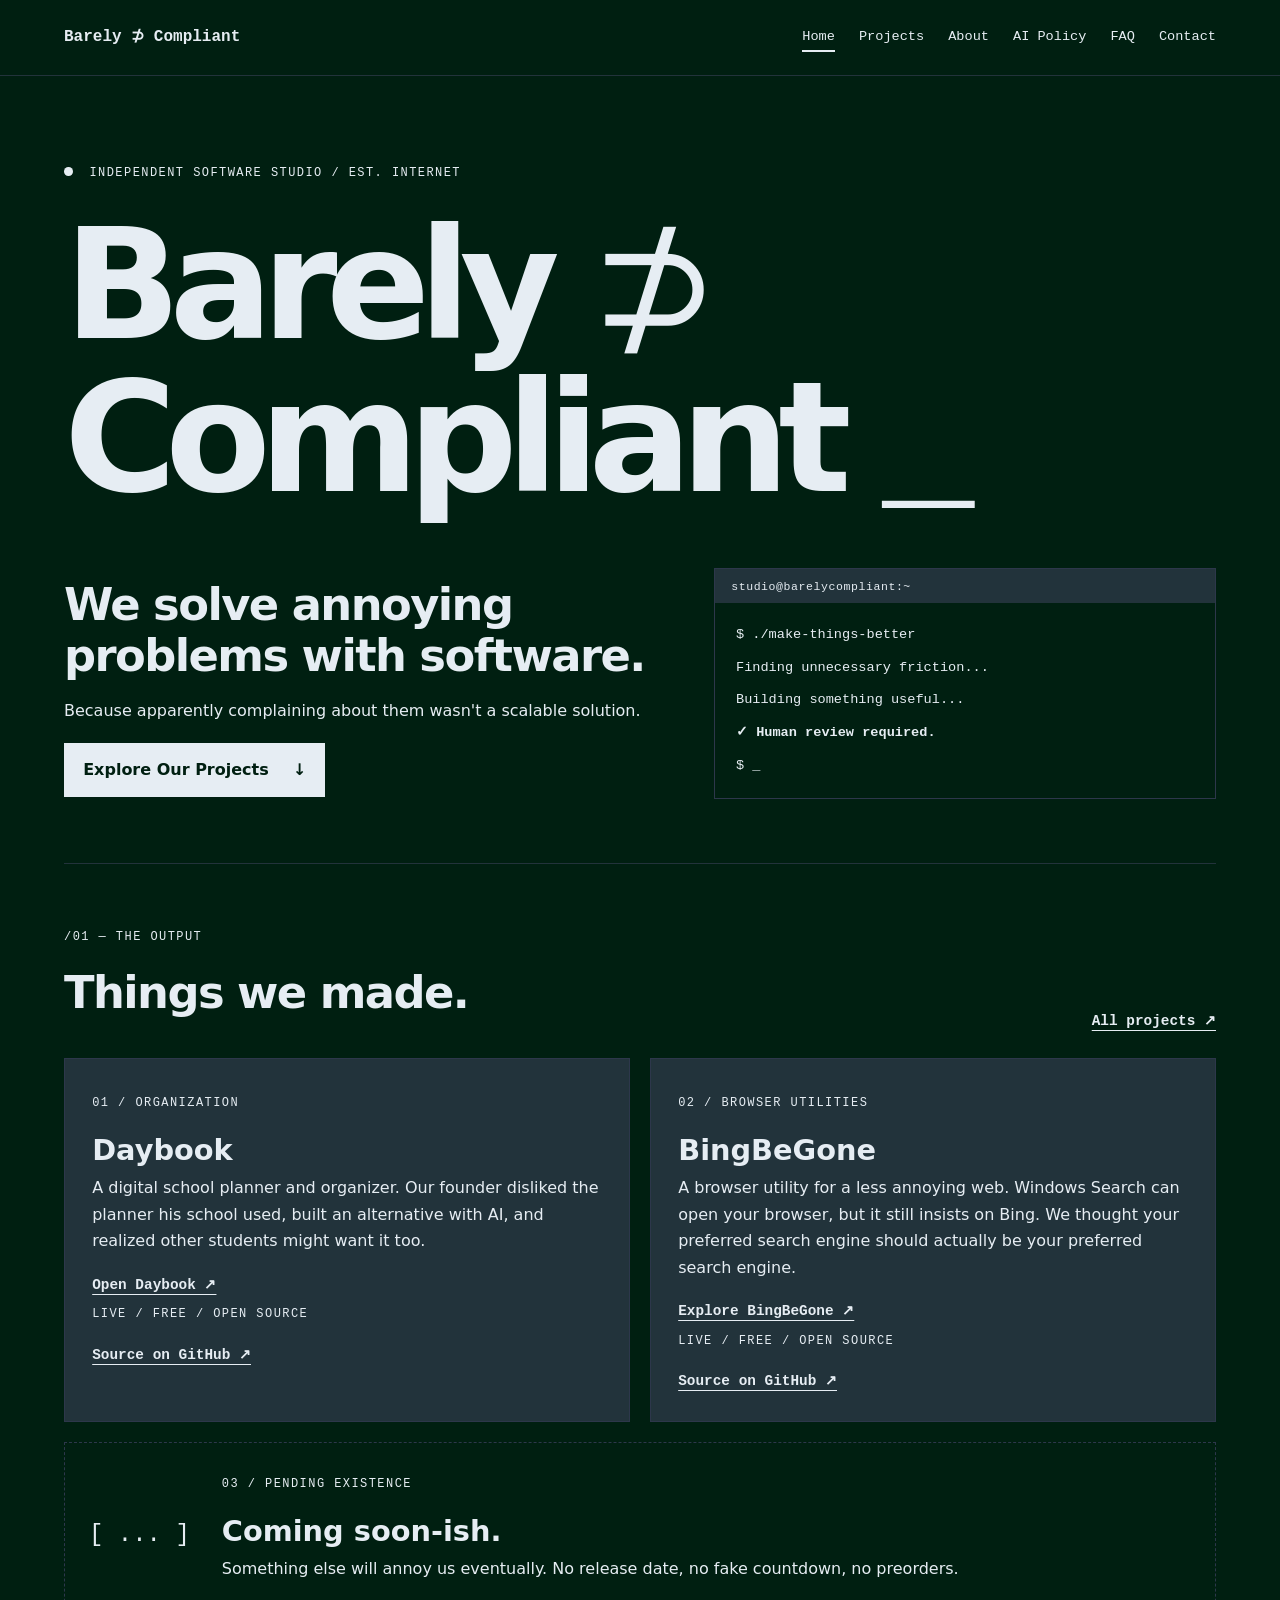
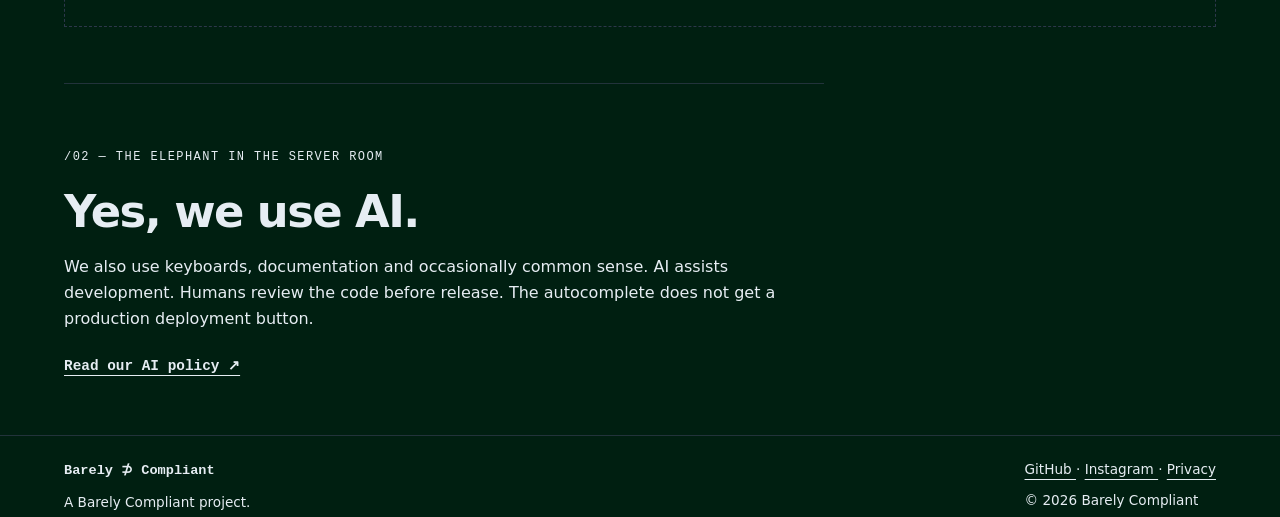
<file: index.html>
<!DOCTYPE html>
<html lang="en">
 <head>
  <meta charset="utf-8"/>
  <meta content="width=device-width, initial-scale=1" name="viewport"/>
  <meta content="Independent software studio building practical tools for everyday annoyances." name="description"/>
  <meta content="#001f11" name="theme-color"/>
  <meta content="Software for annoying problems | Barely Compliant" property="og:title"/>
  <meta content="Independent software studio building practical tools for everyday annoyances." property="og:description"/>
  <meta content="website" property="og:type"/>
  <link href="https://barelycompliant.dev/" rel="canonical"/>
  <link href="assets/favicon.svg" rel="icon" type="image/svg+xml"/>
  <link href="css/style.css" rel="stylesheet"/>
  <script defer="" src="js/main.js">
  </script>
  <title>
   Software for annoying problems | Barely Compliant
  </title>
 </head>
 <body>
  <a class="skip" href="#main">
   Skip to content
  </a>
  <header class="site-header">
   <div class="shell header-inner">
    <a class="brand" href="index.html">
     Barely
     <span>
      ⊅
     </span>
     Compliant
    </a>
    <button aria-controls="navigation" aria-expanded="false" class="menu-toggle" hidden="">
     Menu
    </button>
    <nav aria-label="Main navigation" id="navigation">
     <a aria-current="page" href="index.html">
      Home
     </a>
     <a href="projects.html">
      Projects
     </a>
     <a href="about.html">
      About
     </a>
     <a href="ai.html">
      AI Policy
     </a>
     <a href="faq.html">
      FAQ
     </a>
     <a href="contact.html">
      Contact
     </a>
    </nav>
   </div>
  </header>
  <main class="shell" id="main">
   <section class="hero">
    <p class="eyebrow">
     <span class="status-dot">
     </span>
     INDEPENDENT SOFTWARE STUDIO / EST. INTERNET
    </p>
    <h1 class="wordmark">
     Barely
     <span>
      ⊅
     </span>
     <br/>
     Compliant
     <span aria-hidden="true" class="cursor">
      _
     </span>
    </h1>
    <div class="hero-bottom">
     <div>
      <h2>
       We solve annoying problems with software.
      </h2>
      <p>
       Because apparently complaining about them wasn't a scalable solution.
      </p>
      <a class="button" href="#projects">
       Explore Our Projects
       <span aria-hidden="true">
        ↓
       </span>
      </a>
     </div>
     <div class="terminal">
      <div class="mock-bar">
       studio@barelycompliant:~
      </div>
      <div class="terminal-lines">
       <span>
        $ ./make-things-better
       </span>
       <span>
        Finding unnecessary friction...
       </span>
       <span>
        Building something useful...
       </span>
       <strong>
        ✓ Human review required.
       </strong>
       <span>
        $
        <span class="cursor">
         _
        </span>
       </span>
      </div>
     </div>
    </div>
   </section>
   <section class="section" id="projects">
    <div class="section-heading">
     <div>
      <p class="eyebrow">
       /01 — THE OUTPUT
      </p>
      <h2>
       Things we made.
      </h2>
     </div>
     <a class="arrow-link" href="projects.html">
      All projects ↗
     </a>
    </div>
    <div class="project-grid">
     <article class="project-card">
      <div class="project-copy">
       <p class="eyebrow">
        01 / ORGANIZATION
       </p>
       <h3>
        Daybook
       </h3>
       <p>
        A digital school planner and organizer. Our founder disliked the planner his school used, built an alternative with AI, and realized other students might want it too.
       </p>
       <a class="arrow-link" href="https://daybook.barelycompliant.dev/">
        Open Daybook ↗
       </a>
       <p class="eyebrow">
        Live / Free / Open source
       </p>
       <a class="arrow-link" href="https://github.com/barelycompliant">
        Source on GitHub ↗
       </a>
      </div>
     </article>
     <article class="project-card">
      <div class="project-copy">
       <p class="eyebrow">
        02 / BROWSER UTILITIES
       </p>
       <h3>
        BingBeGone
       </h3>
       <p>
        A browser utility for a less annoying web. Windows Search can open your browser, but it still insists on Bing. We thought your preferred search engine should actually be your preferred search engine.
       </p>
       <a class="arrow-link" href="https://bingbegone.barelycompliant.dev/">
        Explore BingBeGone ↗
       </a>
       <p class="eyebrow">
        Live / Free / Open source
       </p>
       <a class="arrow-link" href="https://github.com/barelycompliant">
        Source on GitHub ↗
       </a>
      </div>
     </article>
     <article class="coming">
      <span aria-hidden="true" class="coming-symbol">
       [ ... ]
      </span>
      <div>
       <p class="eyebrow">
        03 / PENDING EXISTENCE
       </p>
       <h3>
        Coming soon-ish.
       </h3>
       <p>
        Something else will annoy us eventually. No release date, no fake countdown, no preorders.
       </p>
      </div>
     </article>
    </div>
   </section>
   <section class="section manifesto">
    <p class="eyebrow">
     /02 — THE ELEPHANT IN THE SERVER ROOM
    </p>
    <h2>
     Yes, we use AI.
    </h2>
    <p>
     We also use keyboards, documentation and occasionally common sense. AI assists development. Humans review the code before release. The autocomplete does not get a production deployment button.
    </p>
    <a class="arrow-link" href="ai.html">
     Read our AI policy ↗
    </a>
   </section>
  </main>
  <footer class="site-footer">
   <div class="shell footer-inner">
    <div>
     <a class="brand" href="index.html">
      Barely ⊅ Compliant
     </a>
     <p>
      A Barely Compliant project.
     </p>
    </div>
    <div>
     <a href="https://github.com/barelycompliant">
      GitHub
     </a>
     ·
     <a href="https://www.instagram.com/barely.compliant/">
      Instagram
     </a>
     ·
     <a href="privacy.html">
      Privacy
     </a>
     <p>
      ©
      <span id="year">
       2026
      </span>
      Barely Compliant
     </p>
    </div>
   </div>
  </footer>
 </body>
</html>
</file>
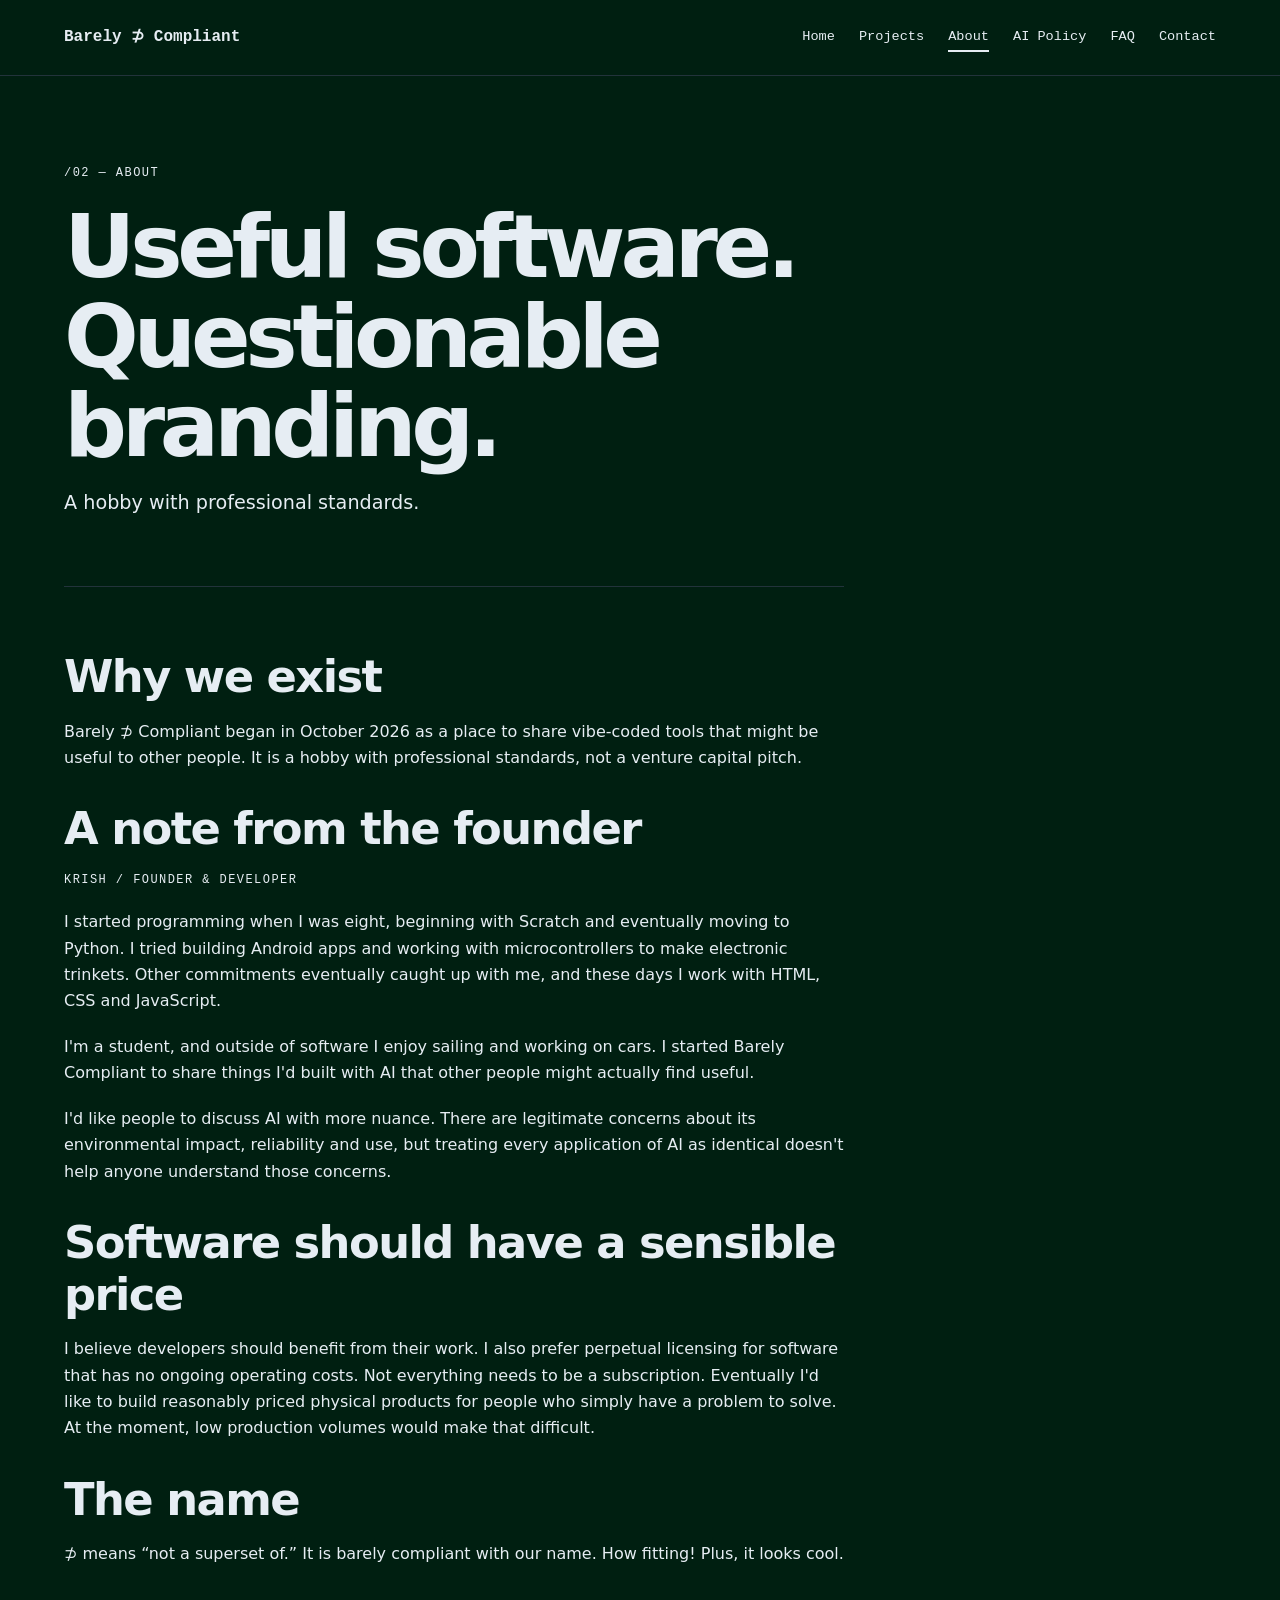
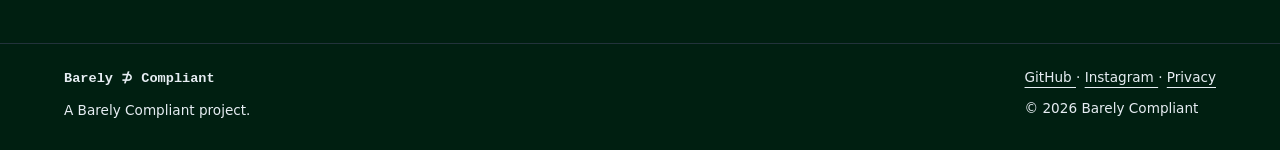
<file: about.html>
<!DOCTYPE html>
<html lang="en">
 <head>
  <meta charset="utf-8"/>
  <meta content="width=device-width, initial-scale=1" name="viewport"/>
  <meta content="About — Barely Compliant" name="description"/>
  <meta content="#001f11" name="theme-color"/>
  <meta content="About | Barely Compliant" property="og:title"/>
  <meta content="About — Barely Compliant" property="og:description"/>
  <meta content="website" property="og:type"/>
  <link href="https://barelycompliant.dev/about.html" rel="canonical"/>
  <link href="assets/favicon.svg" rel="icon" type="image/svg+xml"/>
  <link href="css/style.css" rel="stylesheet"/>
  <script defer="" src="js/main.js">
  </script>
  <title>
   About | Barely Compliant
  </title>
 </head>
 <body>
  <a class="skip" href="#main">
   Skip to content
  </a>
  <header class="site-header">
   <div class="shell header-inner">
    <a class="brand" href="index.html">
     Barely
     <span>
      ⊅
     </span>
     Compliant
    </a>
    <button aria-controls="navigation" aria-expanded="false" class="menu-toggle" hidden="">
     Menu
    </button>
    <nav aria-label="Main navigation" id="navigation">
     <a href="index.html">
      Home
     </a>
     <a href="projects.html">
      Projects
     </a>
     <a aria-current="page" href="about.html">
      About
     </a>
     <a href="ai.html">
      AI Policy
     </a>
     <a href="faq.html">
      FAQ
     </a>
     <a href="contact.html">
      Contact
     </a>
    </nav>
   </div>
  </header>
  <main class="shell" id="main">
   <section class="page-intro">
    <p class="eyebrow">
     /02 — ABOUT
    </p>
    <h1>
     Useful software.
     <br/>
     Questionable branding.
    </h1>
    <p>
     A hobby with professional standards.
    </p>
   </section>
   <section class="prose section compact">
    <h2>
     Why we exist
    </h2>
    <p>
     Barely ⊅ Compliant began in October 2026 as a place to share vibe-coded tools that might be useful to other people. It is a hobby with professional standards, not a venture capital pitch.
    </p>
    <h2>
     A note from the founder
    </h2>
    <p class="eyebrow">
     Krish / Founder &amp; Developer
    </p>
    <p>
     I started programming when I was eight, beginning with Scratch and eventually moving to Python. I tried building Android apps and working with microcontrollers to make electronic trinkets. Other commitments eventually caught up with me, and these days I work with HTML, CSS and JavaScript.
    </p>
    <p>
     I'm a student, and outside of software I enjoy sailing and working on cars. I started Barely Compliant to share things I'd built with AI that other people might actually find useful.
    </p>
    <p>
     I'd like people to discuss AI with more nuance. There are legitimate concerns about its environmental impact, reliability and use, but treating every application of AI as identical doesn't help anyone understand those concerns.
    </p>
    <h2>
     Software should have a sensible price
    </h2>
    <p>
     I believe developers should benefit from their work. I also prefer perpetual licensing for software that has no ongoing operating costs. Not everything needs to be a subscription. Eventually I'd like to build reasonably priced physical products for people who simply have a problem to solve. At the moment, low production volumes would make that difficult.
    </p>
    <h2>
     The name
    </h2>
    <p>
     ⊅ means “not a superset of.” It is barely compliant with our name. How fitting! Plus, it looks cool.
    </p>
   </section>
  </main>
  <footer class="site-footer">
   <div class="shell footer-inner">
    <div>
     <a class="brand" href="index.html">
      Barely ⊅ Compliant
     </a>
     <p>
      A Barely Compliant project.
     </p>
    </div>
    <div>
     <a href="https://github.com/barelycompliant">
      GitHub
     </a>
     ·
     <a href="https://www.instagram.com/barely.compliant/">
      Instagram
     </a>
     ·
     <a href="privacy.html">
      Privacy
     </a>
     <p>
      ©
      <span id="year">
       2026
      </span>
      Barely Compliant
     </p>
    </div>
   </div>
  </footer>
 </body>
</html>
</file>
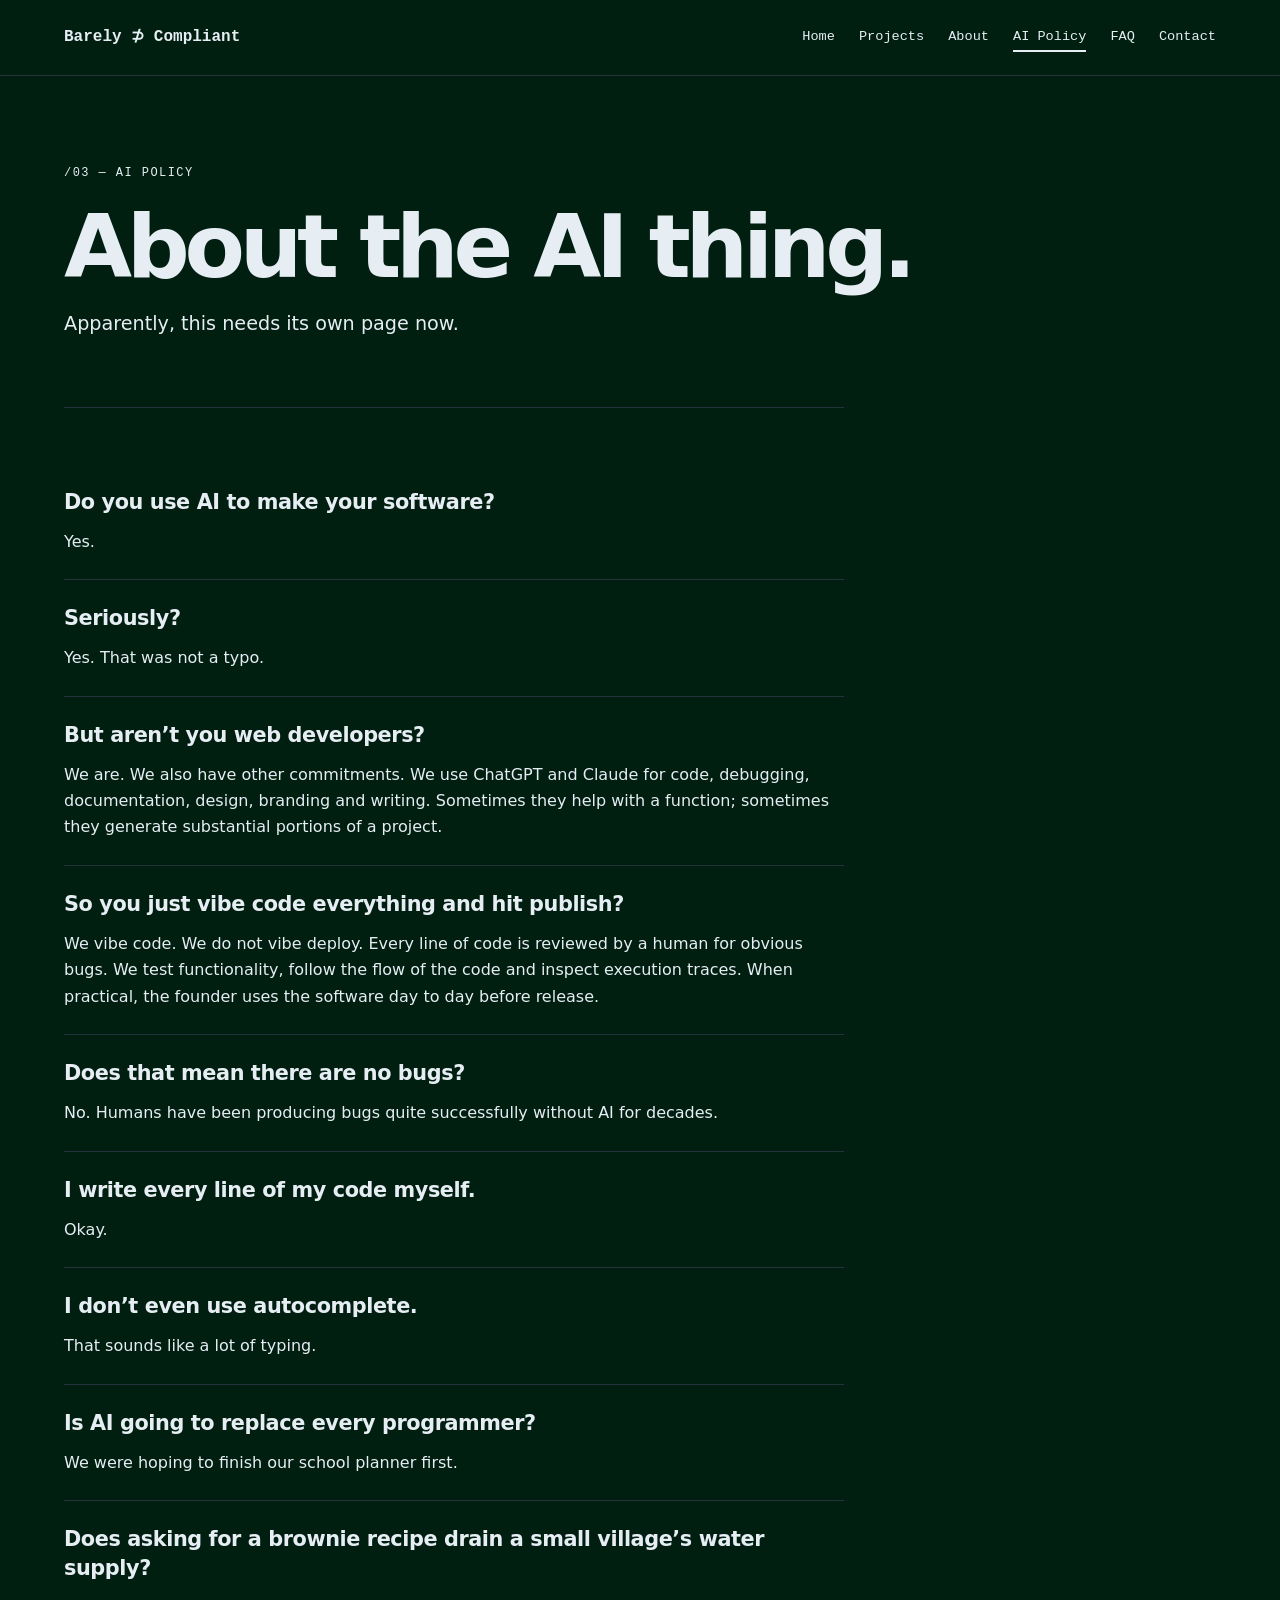
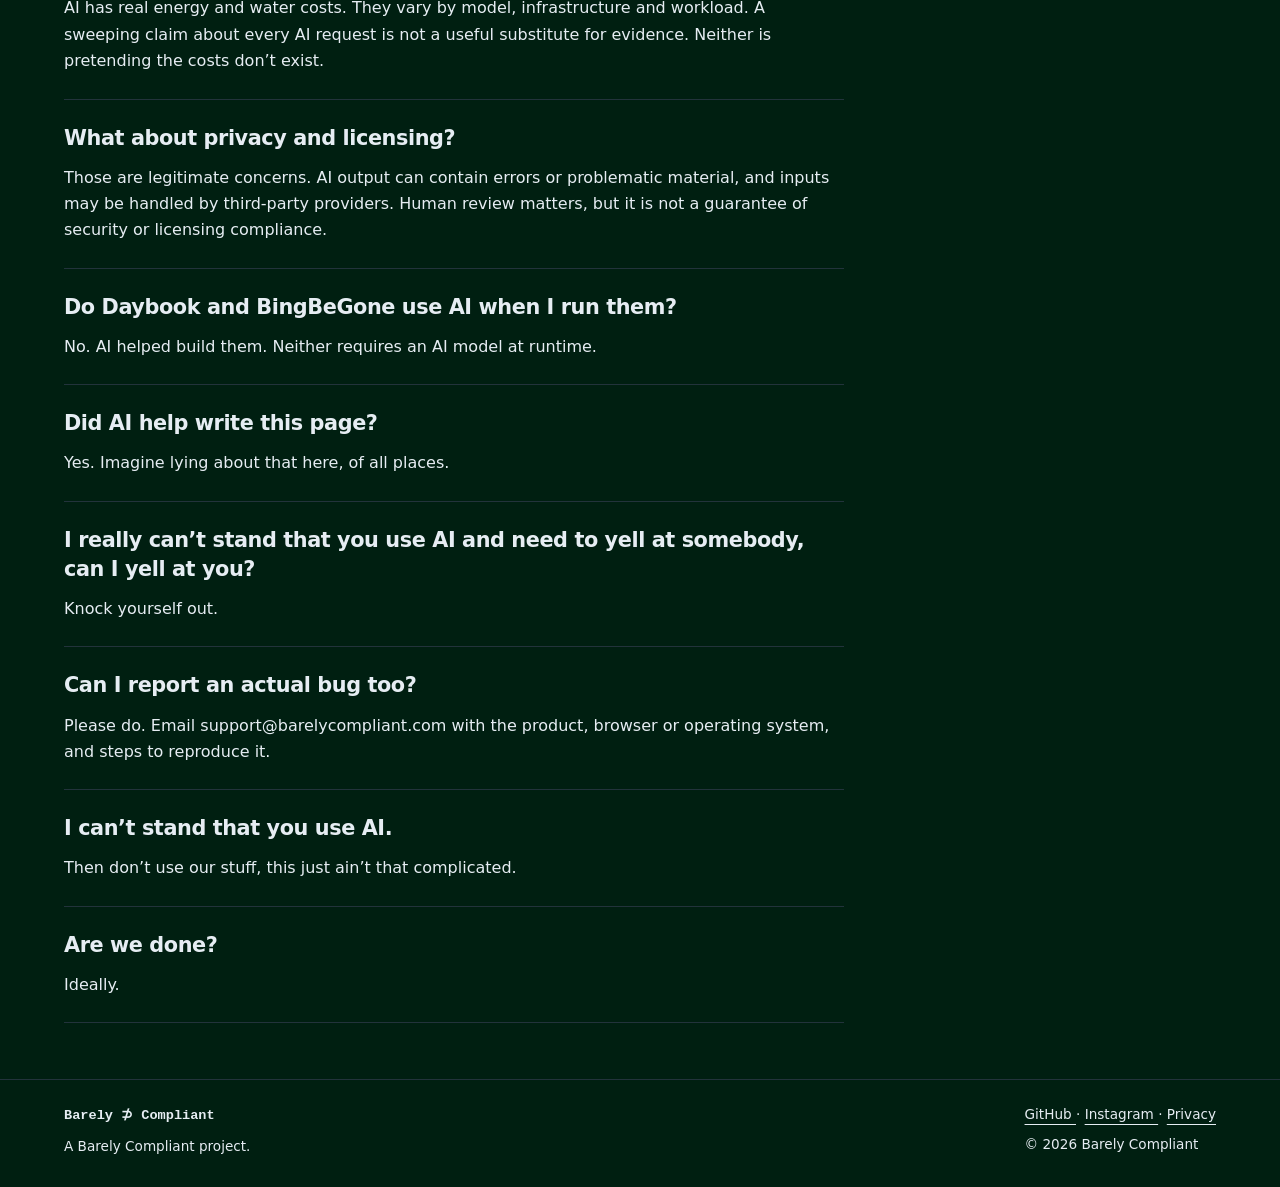
<file: ai.html>
<!DOCTYPE html>
<html lang="en">
 <head>
  <meta charset="utf-8"/>
  <meta content="width=device-width, initial-scale=1" name="viewport"/>
  <meta content="AI Policy — Barely Compliant" name="description"/>
  <meta content="#001f11" name="theme-color"/>
  <meta content="AI Policy | Barely Compliant" property="og:title"/>
  <meta content="AI Policy — Barely Compliant" property="og:description"/>
  <meta content="website" property="og:type"/>
  <link href="https://barelycompliant.dev/ai.html" rel="canonical"/>
  <link href="assets/favicon.svg" rel="icon" type="image/svg+xml"/>
  <link href="css/style.css" rel="stylesheet"/>
  <script defer="" src="js/main.js">
  </script>
  <title>
   AI Policy | Barely Compliant
  </title>
 </head>
 <body>
  <a class="skip" href="#main">
   Skip to content
  </a>
  <header class="site-header">
   <div class="shell header-inner">
    <a class="brand" href="index.html">
     Barely
     <span>
      ⊅
     </span>
     Compliant
    </a>
    <button aria-controls="navigation" aria-expanded="false" class="menu-toggle" hidden="">
     Menu
    </button>
    <nav aria-label="Main navigation" id="navigation">
     <a href="index.html">
      Home
     </a>
     <a href="projects.html">
      Projects
     </a>
     <a href="about.html">
      About
     </a>
     <a aria-current="page" href="ai.html">
      AI Policy
     </a>
     <a href="faq.html">
      FAQ
     </a>
     <a href="contact.html">
      Contact
     </a>
    </nav>
   </div>
  </header>
  <main class="shell" id="main">
   <section class="page-intro">
    <p class="eyebrow">
     /03 — AI POLICY
    </p>
    <h1>
     About the AI thing.
    </h1>
    <p>
     Apparently, this needs its own page now.
    </p>
   </section>
   <section class="prose section compact faq-list">
    <article class="faq-entry">
     <h2>
      Do you use AI to make your software?
     </h2>
     <p>
      Yes.
     </p>
    </article>
    <article class="faq-entry">
     <h2>
      Seriously?
     </h2>
     <p>
      Yes. That was not a typo.
     </p>
    </article>
    <article class="faq-entry">
     <h2>
      But aren’t you web developers?
     </h2>
     <p>
      We are. We also have other commitments. We use ChatGPT and Claude for code, debugging, documentation, design, branding and writing. Sometimes they help with a function; sometimes they generate substantial portions of a project.
     </p>
    </article>
    <article class="faq-entry">
     <h2>
      So you just vibe code everything and hit publish?
     </h2>
     <p>
      We vibe code. We do not vibe deploy. Every line of code is reviewed by a human for obvious bugs. We test functionality, follow the flow of the code and inspect execution traces. When practical, the founder uses the software day to day before release.
     </p>
    </article>
    <article class="faq-entry">
     <h2>
      Does that mean there are no bugs?
     </h2>
     <p>
      No. Humans have been producing bugs quite successfully without AI for decades.
     </p>
    </article>
    <article class="faq-entry">
     <h2>
      I write every line of my code myself.
     </h2>
     <p>
      Okay.
     </p>
    </article>
    <article class="faq-entry">
     <h2>
      I don’t even use autocomplete.
     </h2>
     <p>
      That sounds like a lot of typing.
     </p>
    </article>
    <article class="faq-entry">
     <h2>
      Is AI going to replace every programmer?
     </h2>
     <p>
      We were hoping to finish our school planner first.
     </p>
    </article>
    <article class="faq-entry">
     <h2>
      Does asking for a brownie recipe drain a small village’s water supply?
     </h2>
     <p>
      AI has real energy and water costs. They vary by model, infrastructure and workload. A sweeping claim about every AI request is not a useful substitute for evidence. Neither is pretending the costs don’t exist.
     </p>
    </article>
    <article class="faq-entry">
     <h2>
      What about privacy and licensing?
     </h2>
     <p>
      Those are legitimate concerns. AI output can contain errors or problematic material, and inputs may be handled by third-party providers. Human review matters, but it is not a guarantee of security or licensing compliance.
     </p>
    </article>
    <article class="faq-entry">
     <h2>
      Do Daybook and BingBeGone use AI when I run them?
     </h2>
     <p>
      No. AI helped build them. Neither requires an AI model at runtime.
     </p>
    </article>
    <article class="faq-entry">
     <h2>
      Did AI help write this page?
     </h2>
     <p>
      Yes. Imagine lying about that here, of all places.
     </p>
    </article>
    <article class="faq-entry">
     <h2>
      I really can’t stand that you use AI and need to yell at somebody, can I yell at you?
     </h2>
     <p>
      Knock yourself out.
     </p>
    </article>
    <article class="faq-entry">
     <h2>
      Can I report an actual bug too?
     </h2>
     <p>
      Please do. Email support@barelycompliant.com with the product, browser or operating system, and steps to reproduce it.
     </p>
    </article>
    <article class="faq-entry">
     <h2>
      I can’t stand that you use AI.
     </h2>
     <p>
      Then don’t use our stuff, this just ain’t that complicated.
     </p>
    </article>
    <article class="faq-entry">
     <h2>
      Are we done?
     </h2>
     <p>
      Ideally.
     </p>
    </article>
   </section>
  </main>
  <footer class="site-footer">
   <div class="shell footer-inner">
    <div>
     <a class="brand" href="index.html">
      Barely ⊅ Compliant
     </a>
     <p>
      A Barely Compliant project.
     </p>
    </div>
    <div>
     <a href="https://github.com/barelycompliant">
      GitHub
     </a>
     ·
     <a href="https://www.instagram.com/barely.compliant/">
      Instagram
     </a>
     ·
     <a href="privacy.html">
      Privacy
     </a>
     <p>
      ©
      <span id="year">
       2026
      </span>
      Barely Compliant
     </p>
    </div>
   </div>
  </footer>
 </body>
</html>
</file>
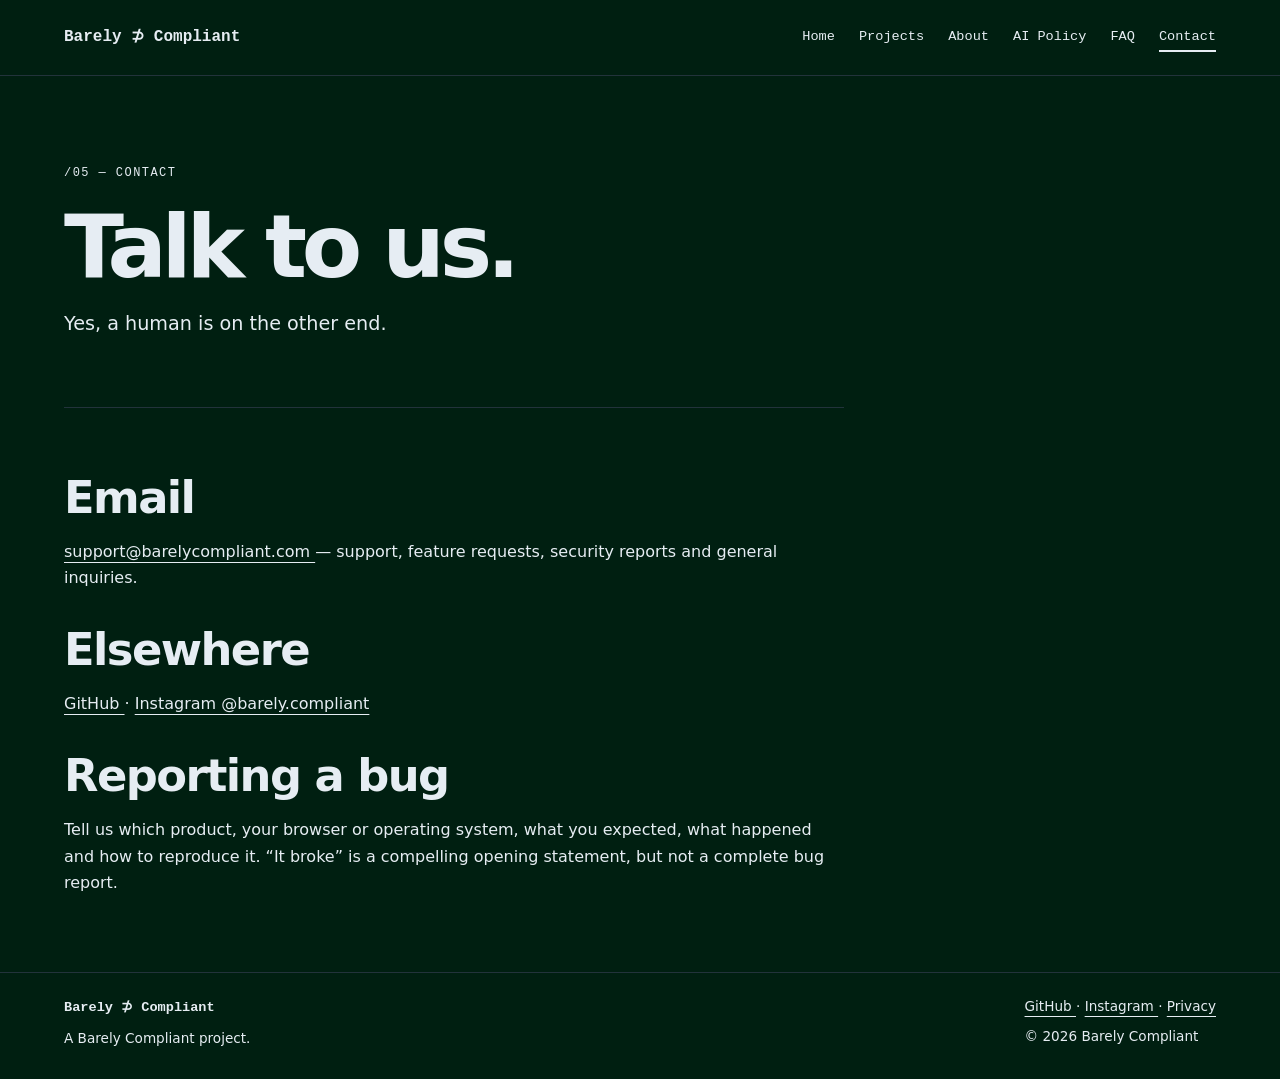
<file: contact.html>
<!DOCTYPE html>
<html lang="en">
 <head>
  <meta charset="utf-8"/>
  <meta content="width=device-width, initial-scale=1" name="viewport"/>
  <meta content="Contact — Barely Compliant" name="description"/>
  <meta content="#001f11" name="theme-color"/>
  <meta content="Contact | Barely Compliant" property="og:title"/>
  <meta content="Contact — Barely Compliant" property="og:description"/>
  <meta content="website" property="og:type"/>
  <link href="https://barelycompliant.dev/contact.html" rel="canonical"/>
  <link href="assets/favicon.svg" rel="icon" type="image/svg+xml"/>
  <link href="css/style.css" rel="stylesheet"/>
  <script defer="" src="js/main.js">
  </script>
  <title>
   Contact | Barely Compliant
  </title>
 </head>
 <body>
  <a class="skip" href="#main">
   Skip to content
  </a>
  <header class="site-header">
   <div class="shell header-inner">
    <a class="brand" href="index.html">
     Barely
     <span>
      ⊅
     </span>
     Compliant
    </a>
    <button aria-controls="navigation" aria-expanded="false" class="menu-toggle" hidden="">
     Menu
    </button>
    <nav aria-label="Main navigation" id="navigation">
     <a href="index.html">
      Home
     </a>
     <a href="projects.html">
      Projects
     </a>
     <a href="about.html">
      About
     </a>
     <a href="ai.html">
      AI Policy
     </a>
     <a href="faq.html">
      FAQ
     </a>
     <a aria-current="page" href="contact.html">
      Contact
     </a>
    </nav>
   </div>
  </header>
  <main class="shell" id="main">
   <section class="page-intro">
    <p class="eyebrow">
     /05 — CONTACT
    </p>
    <h1>
     Talk to us.
    </h1>
    <p>
     Yes, a human is on the other end.
    </p>
   </section>
   <section class="prose section compact">
    <h2>
     Email
    </h2>
    <p>
     <a href="mailto:support@barelycompliant.com">
      support@barelycompliant.com
     </a>
     — support, feature requests, security reports and general inquiries.
    </p>
    <h2>
     Elsewhere
    </h2>
    <p>
     <a href="https://github.com/barelycompliant">
      GitHub
     </a>
     ·
     <a href="https://www.instagram.com/barely.compliant/">
      Instagram @barely.compliant
     </a>
    </p>
    <h2>
     Reporting a bug
    </h2>
    <p>
     Tell us which product, your browser or operating system, what you expected, what happened and how to reproduce it. “It broke” is a compelling opening statement, but not a complete bug report.
    </p>
   </section>
  </main>
  <footer class="site-footer">
   <div class="shell footer-inner">
    <div>
     <a class="brand" href="index.html">
      Barely ⊅ Compliant
     </a>
     <p>
      A Barely Compliant project.
     </p>
    </div>
    <div>
     <a href="https://github.com/barelycompliant">
      GitHub
     </a>
     ·
     <a href="https://www.instagram.com/barely.compliant/">
      Instagram
     </a>
     ·
     <a href="privacy.html">
      Privacy
     </a>
     <p>
      ©
      <span id="year">
       2026
      </span>
      Barely Compliant
     </p>
    </div>
   </div>
  </footer>
 </body>
</html>
</file>
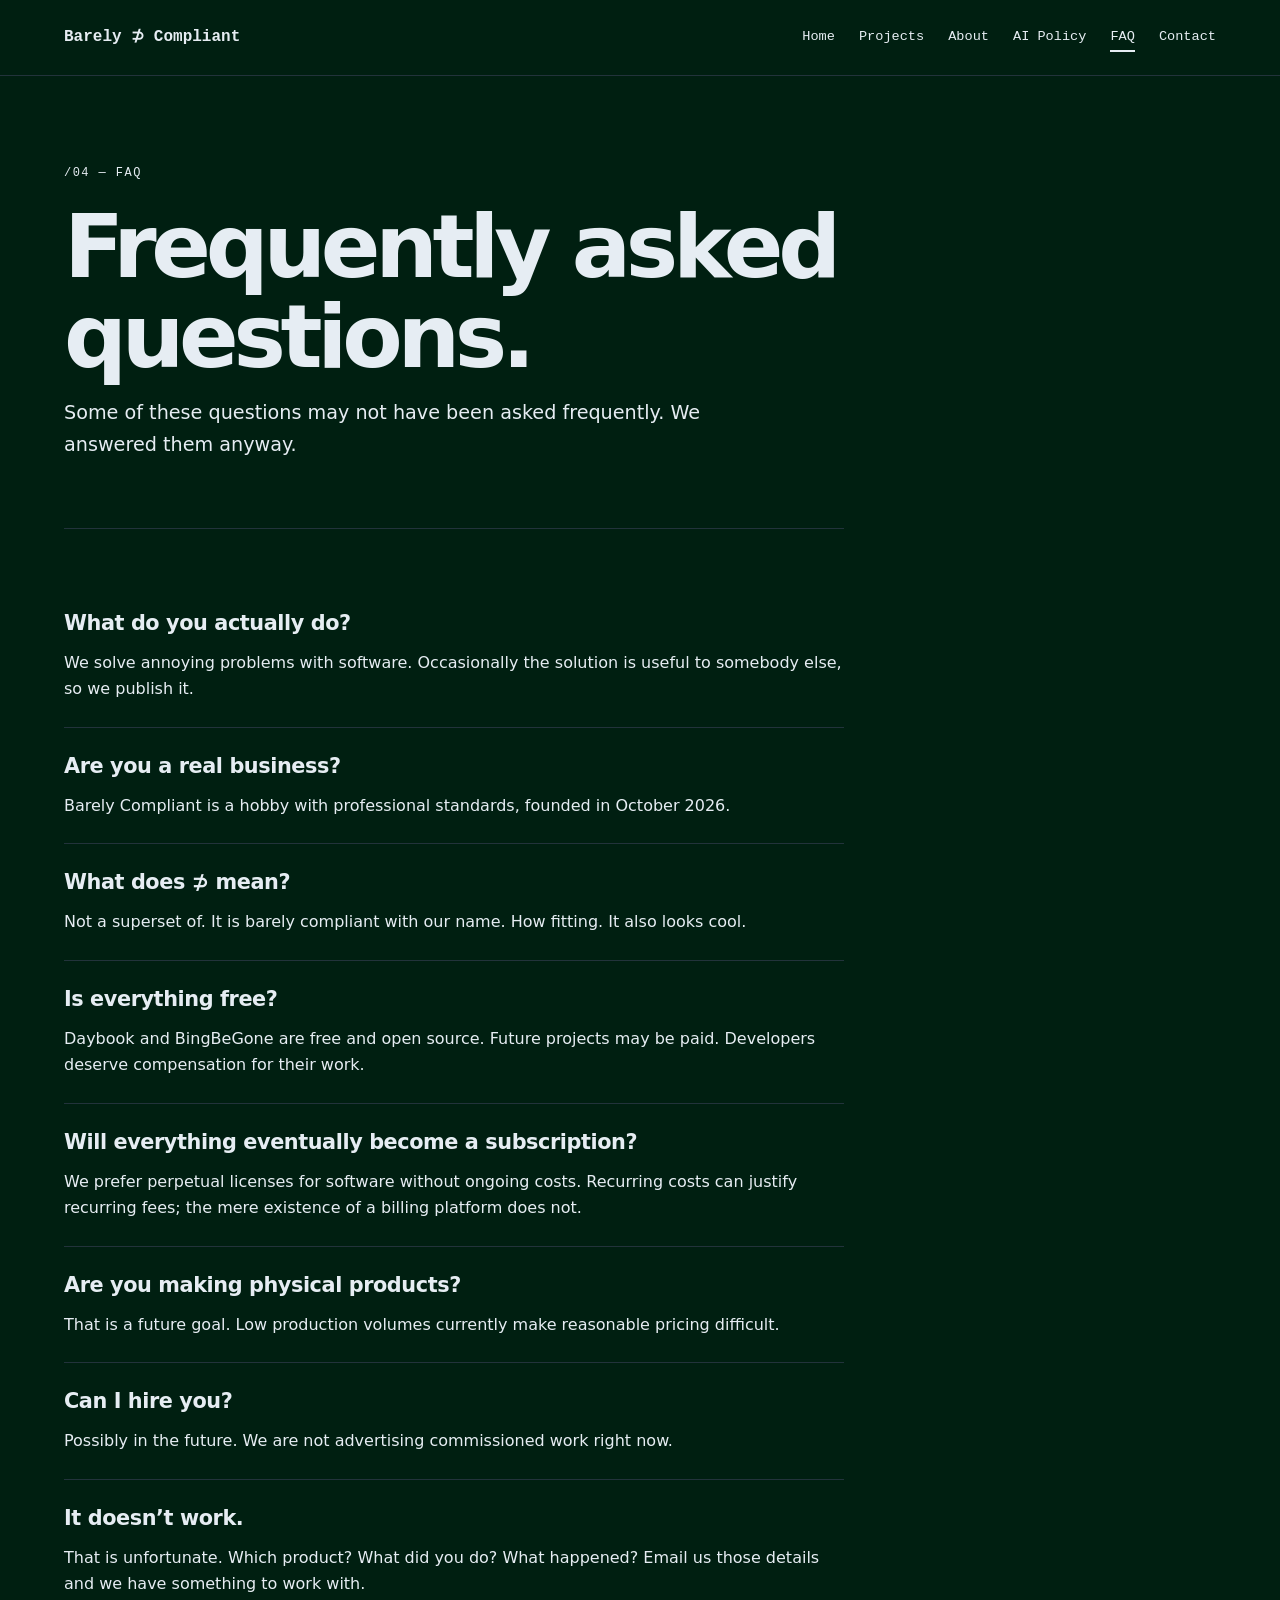
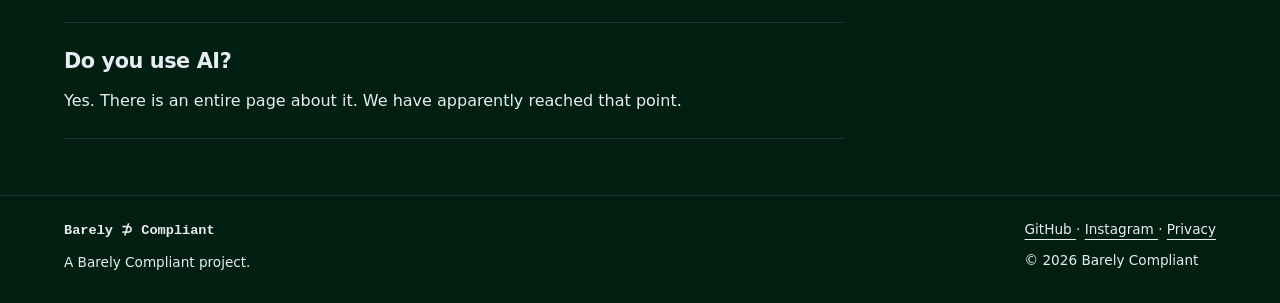
<file: faq.html>
<!DOCTYPE html>
<html lang="en">
 <head>
  <meta charset="utf-8"/>
  <meta content="width=device-width, initial-scale=1" name="viewport"/>
  <meta content="FAQ — Barely Compliant" name="description"/>
  <meta content="#001f11" name="theme-color"/>
  <meta content="FAQ | Barely Compliant" property="og:title"/>
  <meta content="FAQ — Barely Compliant" property="og:description"/>
  <meta content="website" property="og:type"/>
  <link href="https://barelycompliant.dev/faq.html" rel="canonical"/>
  <link href="assets/favicon.svg" rel="icon" type="image/svg+xml"/>
  <link href="css/style.css" rel="stylesheet"/>
  <script defer="" src="js/main.js">
  </script>
  <title>
   FAQ | Barely Compliant
  </title>
 </head>
 <body>
  <a class="skip" href="#main">
   Skip to content
  </a>
  <header class="site-header">
   <div class="shell header-inner">
    <a class="brand" href="index.html">
     Barely
     <span>
      ⊅
     </span>
     Compliant
    </a>
    <button aria-controls="navigation" aria-expanded="false" class="menu-toggle" hidden="">
     Menu
    </button>
    <nav aria-label="Main navigation" id="navigation">
     <a href="index.html">
      Home
     </a>
     <a href="projects.html">
      Projects
     </a>
     <a href="about.html">
      About
     </a>
     <a href="ai.html">
      AI Policy
     </a>
     <a aria-current="page" href="faq.html">
      FAQ
     </a>
     <a href="contact.html">
      Contact
     </a>
    </nav>
   </div>
  </header>
  <main class="shell" id="main">
   <section class="page-intro">
    <p class="eyebrow">
     /04 — FAQ
    </p>
    <h1>
     Frequently asked questions.
    </h1>
    <p>
     Some of these questions may not have been asked frequently. We answered them anyway.
    </p>
   </section>
   <section class="prose section compact faq-list">
    <article class="faq-entry">
     <h2>
      What do you actually do?
     </h2>
     <p>
      We solve annoying problems with software. Occasionally the solution is useful to somebody else, so we publish it.
     </p>
    </article>
    <article class="faq-entry">
     <h2>
      Are you a real business?
     </h2>
     <p>
      Barely Compliant is a hobby with professional standards, founded in October 2026.
     </p>
    </article>
    <article class="faq-entry">
     <h2>
      What does ⊅ mean?
     </h2>
     <p>
      Not a superset of. It is barely compliant with our name. How fitting. It also looks cool.
     </p>
    </article>
    <article class="faq-entry">
     <h2>
      Is everything free?
     </h2>
     <p>
      Daybook and BingBeGone are free and open source. Future projects may be paid. Developers deserve compensation for their work.
     </p>
    </article>
    <article class="faq-entry">
     <h2>
      Will everything eventually become a subscription?
     </h2>
     <p>
      We prefer perpetual licenses for software without ongoing costs. Recurring costs can justify recurring fees; the mere existence of a billing platform does not.
     </p>
    </article>
    <article class="faq-entry">
     <h2>
      Are you making physical products?
     </h2>
     <p>
      That is a future goal. Low production volumes currently make reasonable pricing difficult.
     </p>
    </article>
    <article class="faq-entry">
     <h2>
      Can I hire you?
     </h2>
     <p>
      Possibly in the future. We are not advertising commissioned work right now.
     </p>
    </article>
    <article class="faq-entry">
     <h2>
      It doesn’t work.
     </h2>
     <p>
      That is unfortunate. Which product? What did you do? What happened? Email us those details and we have something to work with.
     </p>
    </article>
    <article class="faq-entry">
     <h2>
      Do you use AI?
     </h2>
     <p>
      Yes. There is an entire page about it. We have apparently reached that point.
     </p>
    </article>
   </section>
  </main>
  <footer class="site-footer">
   <div class="shell footer-inner">
    <div>
     <a class="brand" href="index.html">
      Barely ⊅ Compliant
     </a>
     <p>
      A Barely Compliant project.
     </p>
    </div>
    <div>
     <a href="https://github.com/barelycompliant">
      GitHub
     </a>
     ·
     <a href="https://www.instagram.com/barely.compliant/">
      Instagram
     </a>
     ·
     <a href="privacy.html">
      Privacy
     </a>
     <p>
      ©
      <span id="year">
       2026
      </span>
      Barely Compliant
     </p>
    </div>
   </div>
  </footer>
 </body>
</html>
</file>
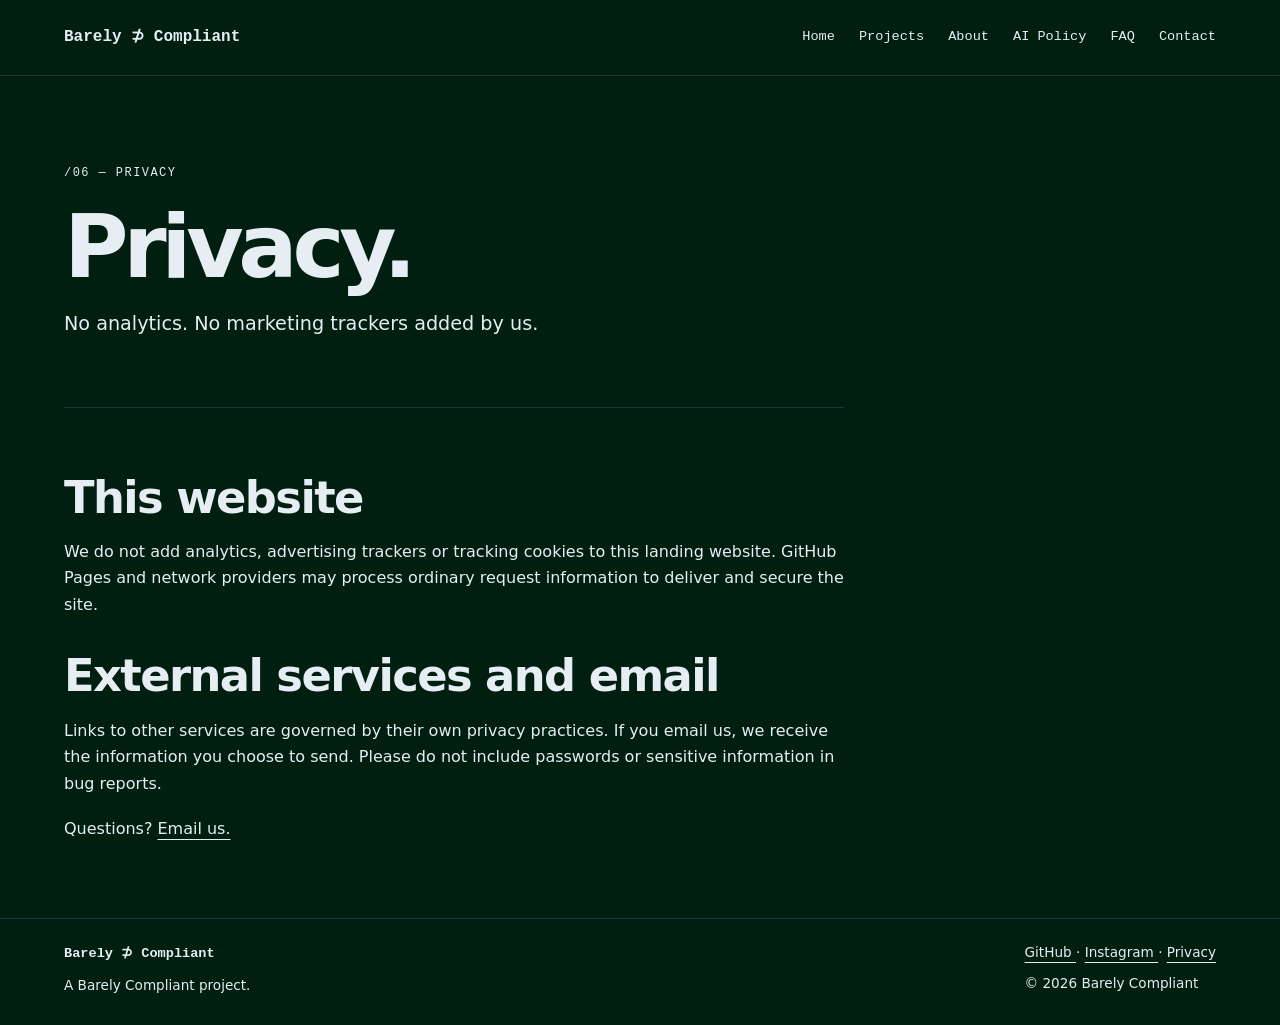
<file: privacy.html>
<!DOCTYPE html>
<html lang="en">
 <head>
  <meta charset="utf-8"/>
  <meta content="width=device-width, initial-scale=1" name="viewport"/>
  <meta content="Privacy — Barely Compliant" name="description"/>
  <meta content="#001f11" name="theme-color"/>
  <meta content="Privacy | Barely Compliant" property="og:title"/>
  <meta content="Privacy — Barely Compliant" property="og:description"/>
  <meta content="website" property="og:type"/>
  <link href="https://barelycompliant.dev/privacy.html" rel="canonical"/>
  <link href="assets/favicon.svg" rel="icon" type="image/svg+xml"/>
  <link href="css/style.css" rel="stylesheet"/>
  <script defer="" src="js/main.js">
  </script>
  <title>
   Privacy | Barely Compliant
  </title>
 </head>
 <body>
  <a class="skip" href="#main">
   Skip to content
  </a>
  <header class="site-header">
   <div class="shell header-inner">
    <a class="brand" href="index.html">
     Barely
     <span>
      ⊅
     </span>
     Compliant
    </a>
    <button aria-controls="navigation" aria-expanded="false" class="menu-toggle" hidden="">
     Menu
    </button>
    <nav aria-label="Main navigation" id="navigation">
     <a href="index.html">
      Home
     </a>
     <a href="projects.html">
      Projects
     </a>
     <a href="about.html">
      About
     </a>
     <a href="ai.html">
      AI Policy
     </a>
     <a href="faq.html">
      FAQ
     </a>
     <a href="contact.html">
      Contact
     </a>
    </nav>
   </div>
  </header>
  <main class="shell" id="main">
   <section class="page-intro">
    <p class="eyebrow">
     /06 — PRIVACY
    </p>
    <h1>
     Privacy.
    </h1>
    <p>
     No analytics. No marketing trackers added by us.
    </p>
   </section>
   <section class="prose section compact">
    <h2>
     This website
    </h2>
    <p>
     We do not add analytics, advertising trackers or tracking cookies to this landing website. GitHub Pages and network providers may process ordinary request information to deliver and secure the site.
    </p>
    <h2>
     External services and email
    </h2>
    <p>
     Links to other services are governed by their own privacy practices. If you email us, we receive the information you choose to send. Please do not include passwords or sensitive information in bug reports.
    </p>
    <p>
     Questions?
     <a href="mailto:support@barelycompliant.com">
      Email us.
     </a>
    </p>
   </section>
  </main>
  <footer class="site-footer">
   <div class="shell footer-inner">
    <div>
     <a class="brand" href="index.html">
      Barely ⊅ Compliant
     </a>
     <p>
      A Barely Compliant project.
     </p>
    </div>
    <div>
     <a href="https://github.com/barelycompliant">
      GitHub
     </a>
     ·
     <a href="https://www.instagram.com/barely.compliant/">
      Instagram
     </a>
     ·
     <a href="privacy.html">
      Privacy
     </a>
     <p>
      ©
      <span id="year">
       2026
      </span>
      Barely Compliant
     </p>
    </div>
   </div>
  </footer>
 </body>
</html>
</file>
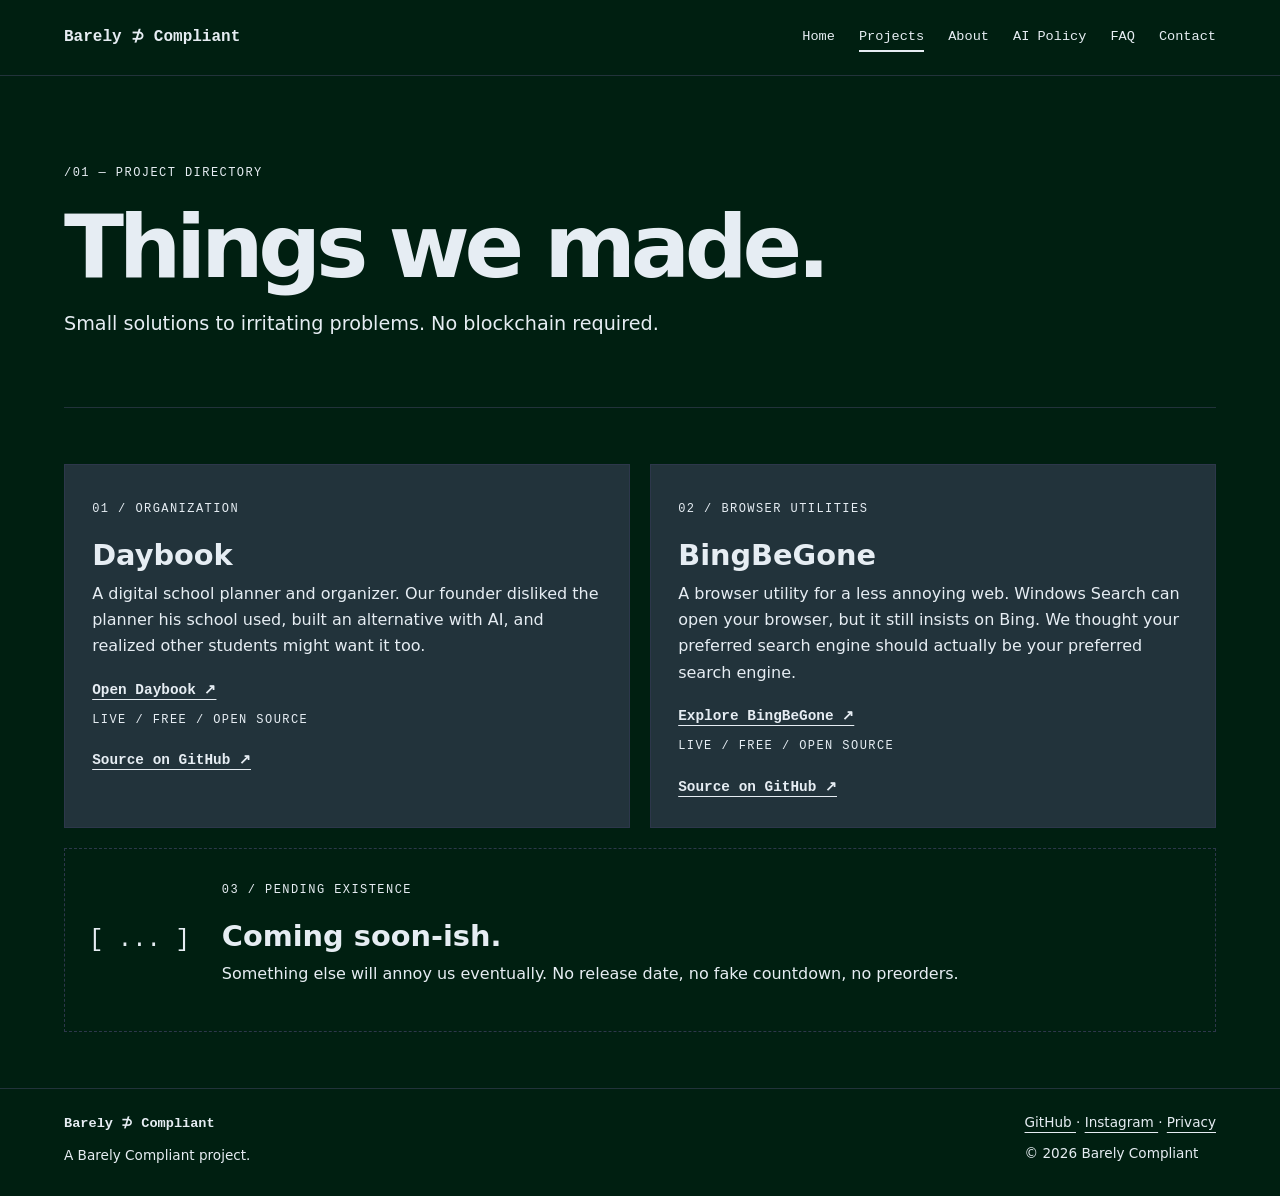
<file: projects.html>
<!DOCTYPE html>
<html lang="en">
 <head>
  <meta charset="utf-8"/>
  <meta content="width=device-width, initial-scale=1" name="viewport"/>
  <meta content="Explore Daybook and BingBeGone." name="description"/>
  <meta content="#001f11" name="theme-color"/>
  <meta content="Projects | Barely Compliant" property="og:title"/>
  <meta content="Explore Daybook and BingBeGone." property="og:description"/>
  <meta content="website" property="og:type"/>
  <link href="https://barelycompliant.dev/projects.html" rel="canonical"/>
  <link href="assets/favicon.svg" rel="icon" type="image/svg+xml"/>
  <link href="css/style.css" rel="stylesheet"/>
  <script defer="" src="js/main.js">
  </script>
  <title>
   Projects | Barely Compliant
  </title>
 </head>
 <body>
  <a class="skip" href="#main">
   Skip to content
  </a>
  <header class="site-header">
   <div class="shell header-inner">
    <a class="brand" href="index.html">
     Barely
     <span>
      ⊅
     </span>
     Compliant
    </a>
    <button aria-controls="navigation" aria-expanded="false" class="menu-toggle" hidden="">
     Menu
    </button>
    <nav aria-label="Main navigation" id="navigation">
     <a href="index.html">
      Home
     </a>
     <a aria-current="page" href="projects.html">
      Projects
     </a>
     <a href="about.html">
      About
     </a>
     <a href="ai.html">
      AI Policy
     </a>
     <a href="faq.html">
      FAQ
     </a>
     <a href="contact.html">
      Contact
     </a>
    </nav>
   </div>
  </header>
  <main class="shell" id="main">
   <section class="page-intro">
    <p class="eyebrow">
     /01 — PROJECT DIRECTORY
    </p>
    <h1>
     Things we made.
    </h1>
    <p>
     Small solutions to irritating problems. No blockchain required.
    </p>
   </section>
   <section class="section compact">
    <div class="project-grid">
     <article class="project-card">
      <div class="project-copy">
       <p class="eyebrow">
        01 / ORGANIZATION
       </p>
       <h3>
        Daybook
       </h3>
       <p>
        A digital school planner and organizer. Our founder disliked the planner his school used, built an alternative with AI, and realized other students might want it too.
       </p>
       <a class="arrow-link" href="https://daybook.barelycompliant.dev/">
        Open Daybook ↗
       </a>
       <p class="eyebrow">
        Live / Free / Open source
       </p>
       <a class="arrow-link" href="https://github.com/barelycompliant">
        Source on GitHub ↗
       </a>
      </div>
     </article>
     <article class="project-card">
      <div class="project-copy">
       <p class="eyebrow">
        02 / BROWSER UTILITIES
       </p>
       <h3>
        BingBeGone
       </h3>
       <p>
        A browser utility for a less annoying web. Windows Search can open your browser, but it still insists on Bing. We thought your preferred search engine should actually be your preferred search engine.
       </p>
       <a class="arrow-link" href="https://bingbegone.barelycompliant.dev/">
        Explore BingBeGone ↗
       </a>
       <p class="eyebrow">
        Live / Free / Open source
       </p>
       <a class="arrow-link" href="https://github.com/barelycompliant">
        Source on GitHub ↗
       </a>
      </div>
     </article>
     <article class="coming">
      <span aria-hidden="true" class="coming-symbol">
       [ ... ]
      </span>
      <div>
       <p class="eyebrow">
        03 / PENDING EXISTENCE
       </p>
       <h3>
        Coming soon-ish.
       </h3>
       <p>
        Something else will annoy us eventually. No release date, no fake countdown, no preorders.
       </p>
      </div>
     </article>
    </div>
   </section>
  </main>
  <footer class="site-footer">
   <div class="shell footer-inner">
    <div>
     <a class="brand" href="index.html">
      Barely ⊅ Compliant
     </a>
     <p>
      A Barely Compliant project.
     </p>
    </div>
    <div>
     <a href="https://github.com/barelycompliant">
      GitHub
     </a>
     ·
     <a href="https://www.instagram.com/barely.compliant/">
      Instagram
     </a>
     ·
     <a href="privacy.html">
      Privacy
     </a>
     <p>
      ©
      <span id="year">
       2026
      </span>
      Barely Compliant
     </p>
    </div>
   </div>
  </footer>
 </body>
</html>
</file>
<file: css/style.css>
:root {
    --evergreen: #001f11;
    --gunmetal: #3b3b3b;
    --jet-black: #22333b;
    --alice-blue: #e6edf3;
    --slate: #2d374b;
    --navy: #001544;
    --mono: ui-monospace, SFMono-Regular, Consolas, monospace;
    --sans: system-ui, -apple-system, sans-serif;
    --max-width: 1160px;
}
* { box-sizing: border-box; }
html { scroll-behavior: smooth; }
body {
    margin: 0;
    background: var(--evergreen);
    color: var(--alice-blue);
    font-family: var(--sans);
    line-height: 1.65;
}
a { color: inherit; text-underline-offset: 5px; }
a:focus-visible, button:focus-visible { outline: 2px solid var(--alice-blue); outline-offset: 5px; }
button { font: inherit; }
[hidden] { display: none !important; }
.shell { width: min(var(--max-width), 90%); margin-inline: auto; }
.skip { position: absolute; top: -100px; left: 1rem; background: var(--alice-blue); color: var(--evergreen); padding: 1rem; z-index: 5; }
.skip:focus { top: 1rem; }
.site-header { border-bottom: 1px solid var(--jet-black); }
.header-inner, .footer-inner { display: flex; align-items: center; justify-content: space-between; gap: 2rem; padding-block: 1.4rem; }
.brand { font-family: var(--mono); font-weight: 800; text-decoration: none; white-space: nowrap; }
nav { display: flex; flex-wrap: wrap; gap: 1.5rem; font: 0.85rem var(--mono); }
nav a { text-decoration: none; padding-block: .4rem; border-bottom: 2px solid transparent; }
nav a:hover, nav a[aria-current="page"] { border-color: var(--alice-blue); }
.menu-toggle { background: var(--jet-black); color: inherit; border: 1px solid var(--slate); padding: .5rem 1rem; }
.hero { padding-block: 5rem 4rem; }
.eyebrow { font: 0.75rem/1.6 var(--mono); letter-spacing: .12em; text-transform: uppercase; }
.status-dot { display: inline-block; width: .55rem; height: .55rem; background: var(--alice-blue); border-radius: 50%; margin-right: .5rem; }
.wordmark { font-size: clamp(3rem, 12vw, 10rem); line-height: .91; letter-spacing: -.075em; margin: 2rem 0 3rem; font-weight: 850; }
.wordmark > span:first-child { font-family: var(--mono); font-weight: 400; }
.cursor { font-family: var(--mono); font-weight: 400; }
.hero-bottom { display: grid; grid-template-columns: 1.2fr 1fr; gap: 3rem; align-items: center; }
h2 { font-size: clamp(1.6rem, 3.5vw, 2.8rem); line-height: 1.15; letter-spacing: -.035em; margin: .5rem 0 1rem; }
h3 { font-size: 1.8rem; line-height: 1.2; margin: .5rem 0; }
p { margin: .5rem 0 1.2rem; }
.button { display: inline-flex; align-items: center; gap: 1.5rem; padding: .85rem 1.2rem; background: var(--alice-blue); color: var(--evergreen); font-weight: 750; text-decoration: none; transition: transform .2s; }
.button:hover { transform: translateY(-3px); }
.terminal, .mock-window { border: 1px solid var(--slate); background: var(--evergreen); font-family: var(--mono); }
.mock-bar { padding: .65rem 1rem; background: var(--jet-black); font: .72rem var(--mono); letter-spacing: .05em; }
.terminal-lines { display: grid; gap: .65rem; padding: 1.3rem; font-size: .85rem; }
.section { border-top: 1px solid var(--jet-black); padding-block: 3.5rem; scroll-margin-top: 1rem; }
.section-heading { display: flex; justify-content: space-between; align-items: end; gap: 1rem; margin-bottom: 1.5rem; }
.arrow-link { font-family: var(--mono); font-size: .9rem; font-weight: 700; }
.project-grid { display: grid; grid-template-columns: repeat(2,minmax(0,1fr)); gap: 1.25rem; }
.project-card { background: var(--jet-black); border: 1px solid var(--slate); transition: transform .2s, border-color .2s; }
.project-card:hover { transform: translateY(-4px); border-color: var(--alice-blue); }
.project-art { min-height: 240px; display: grid; place-items: center; padding: 2rem; background-image: linear-gradient(var(--slate) 1px,transparent 1px),linear-gradient(90deg,var(--slate) 1px,transparent 1px); background-size: 24px 24px; }
.daybook { background-color: var(--navy); }
.bing { background-color: var(--evergreen); }
.mock-window { width: min(100%, 360px); box-shadow: 8px 8px 0 var(--gunmetal); }
.mock-layout { display: flex; font-size: .72rem; }
.mock-sidebar { padding: 1rem; background: var(--slate); line-height: 2; }
.mock-content { display: grid; gap: .6rem; padding: 1rem; }
.mock-content span { border-bottom: 1px solid var(--slate); }
.bing strong { font-size: 1.8rem; }
.project-copy { padding: 1.7rem; }
.coming { grid-column: 1/-1; display: flex; align-items: center; gap: 2rem; padding: 1.5rem; border: 1px dashed var(--slate); }
.coming-symbol { font: 1.5rem var(--mono); white-space: nowrap; }
.manifesto { max-width: 760px; }
.page-intro { padding-block: 5rem 3rem; max-width: 900px; }
.page-intro h1 { font-size: clamp(2.6rem,7vw,5.5rem); line-height: 1.02; letter-spacing: -.06em; margin: 1rem 0; }
.page-intro > p:last-child { font-size: 1.2rem; max-width: 720px; }
.prose { max-width: 780px; }
.prose h2:not(:first-child) { margin-top: 2rem; }
.policy-callout { padding: 1.5rem; background: var(--jet-black); border-left: 4px solid var(--alice-blue); }
.site-footer { border-top: 1px solid var(--jet-black); font-size: .85rem; }
.footer-inner { align-items: start; }
.footer-inner p { margin: .5rem 0; }
@media (max-width: 760px) {
    .header-inner { flex-wrap: wrap; gap: 1rem; }
    nav { width: 100%; gap: 1rem; }
    .hero { padding-block: 3rem; }
    .hero-bottom, .project-grid { grid-template-columns: 1fr; gap: 1.5rem; }
    .section-heading, .footer-inner { align-items: start; flex-direction: column; }
    .coming { align-items: start; flex-direction: column; gap: .5rem; }
    .project-art { padding: 1rem; }
    .page-intro { padding-block: 3rem; }
}
@media (prefers-reduced-motion: reduce) {
    html { scroll-behavior: auto; }
    *, *::before, *::after { transition: none !important; }
}

/* Conversational FAQ pages: answers remain visible without JavaScript. */
.faq-entry {
    padding-block: 1.5rem;
    border-bottom: 1px solid var(--jet-black);
}
.faq-entry h2 {
    font-size: 1.3rem;
    letter-spacing: -0.02em;
    line-height: 1.4;
    margin: 0 0 0.75rem;
}
.faq-entry p {
    margin: 0;
}
.project-copy .arrow-link {
    display: block;
    margin-top: 0.75rem;
}
</file>
